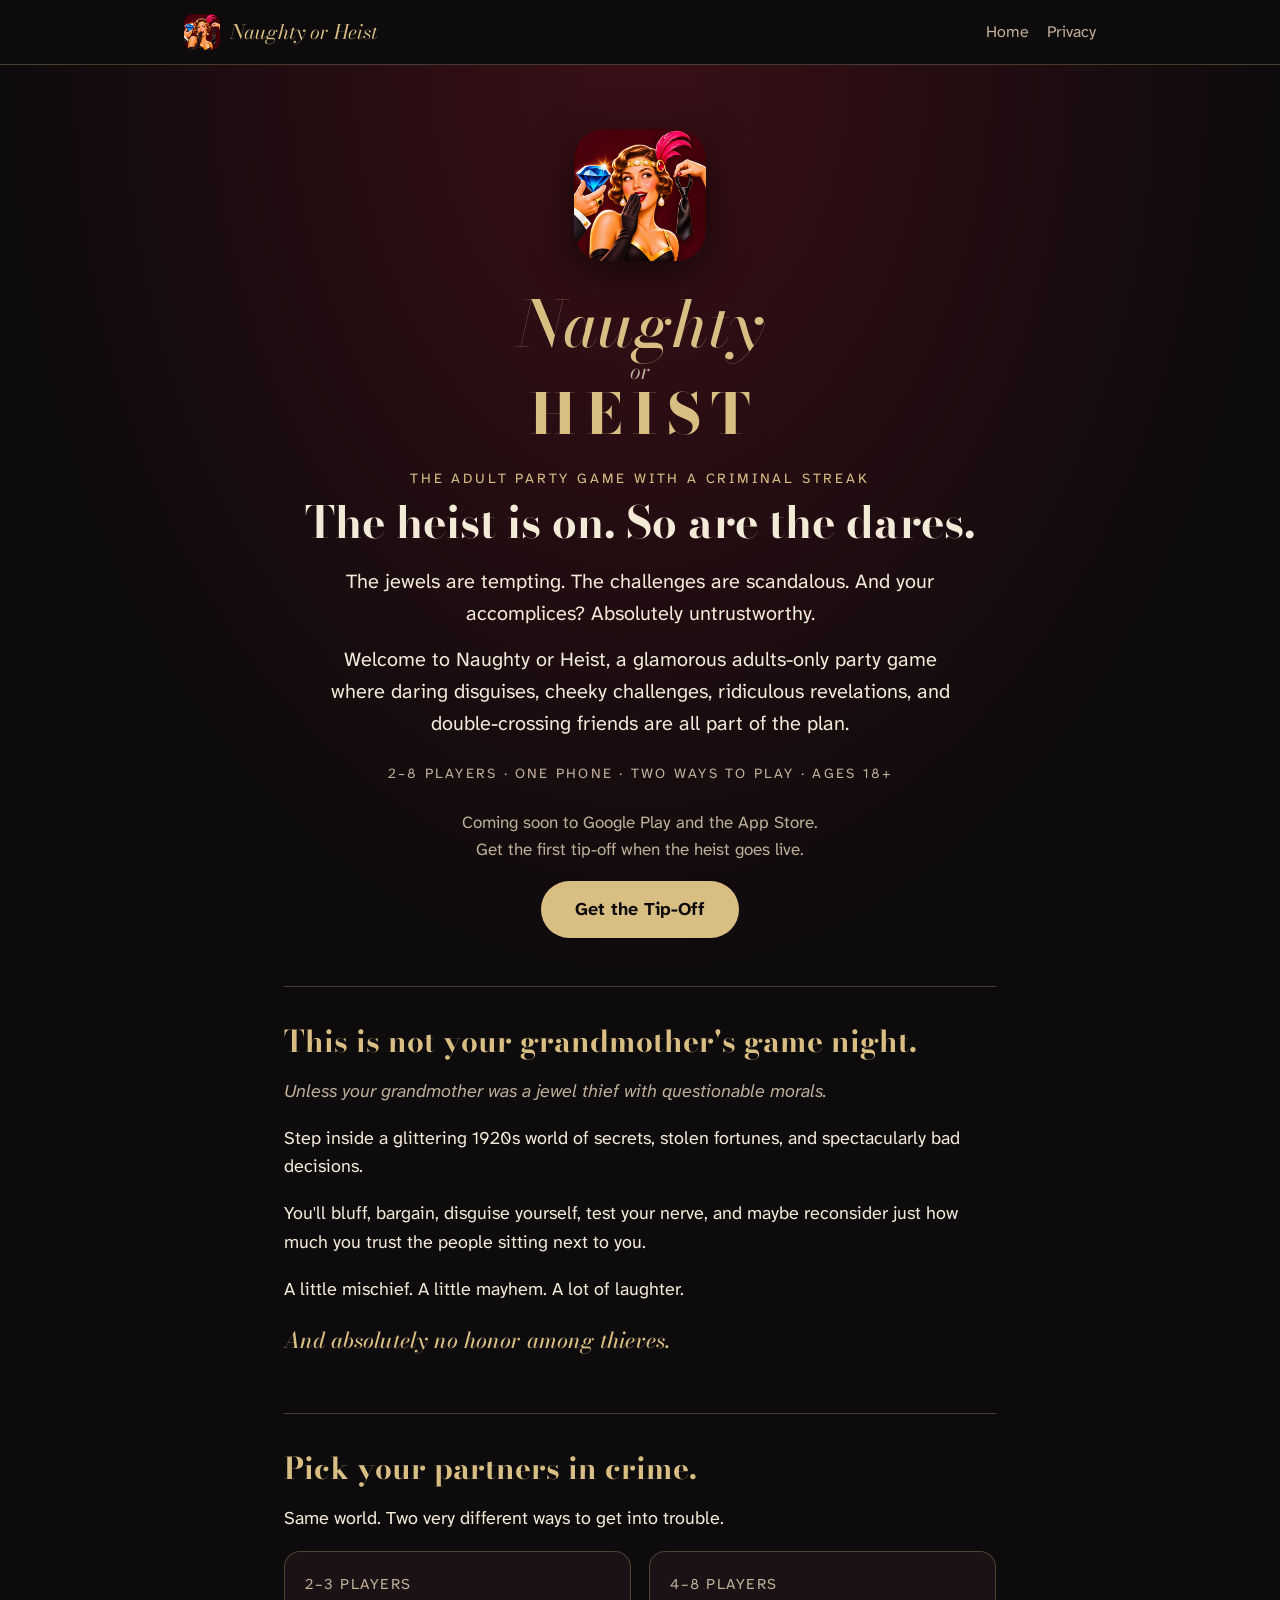
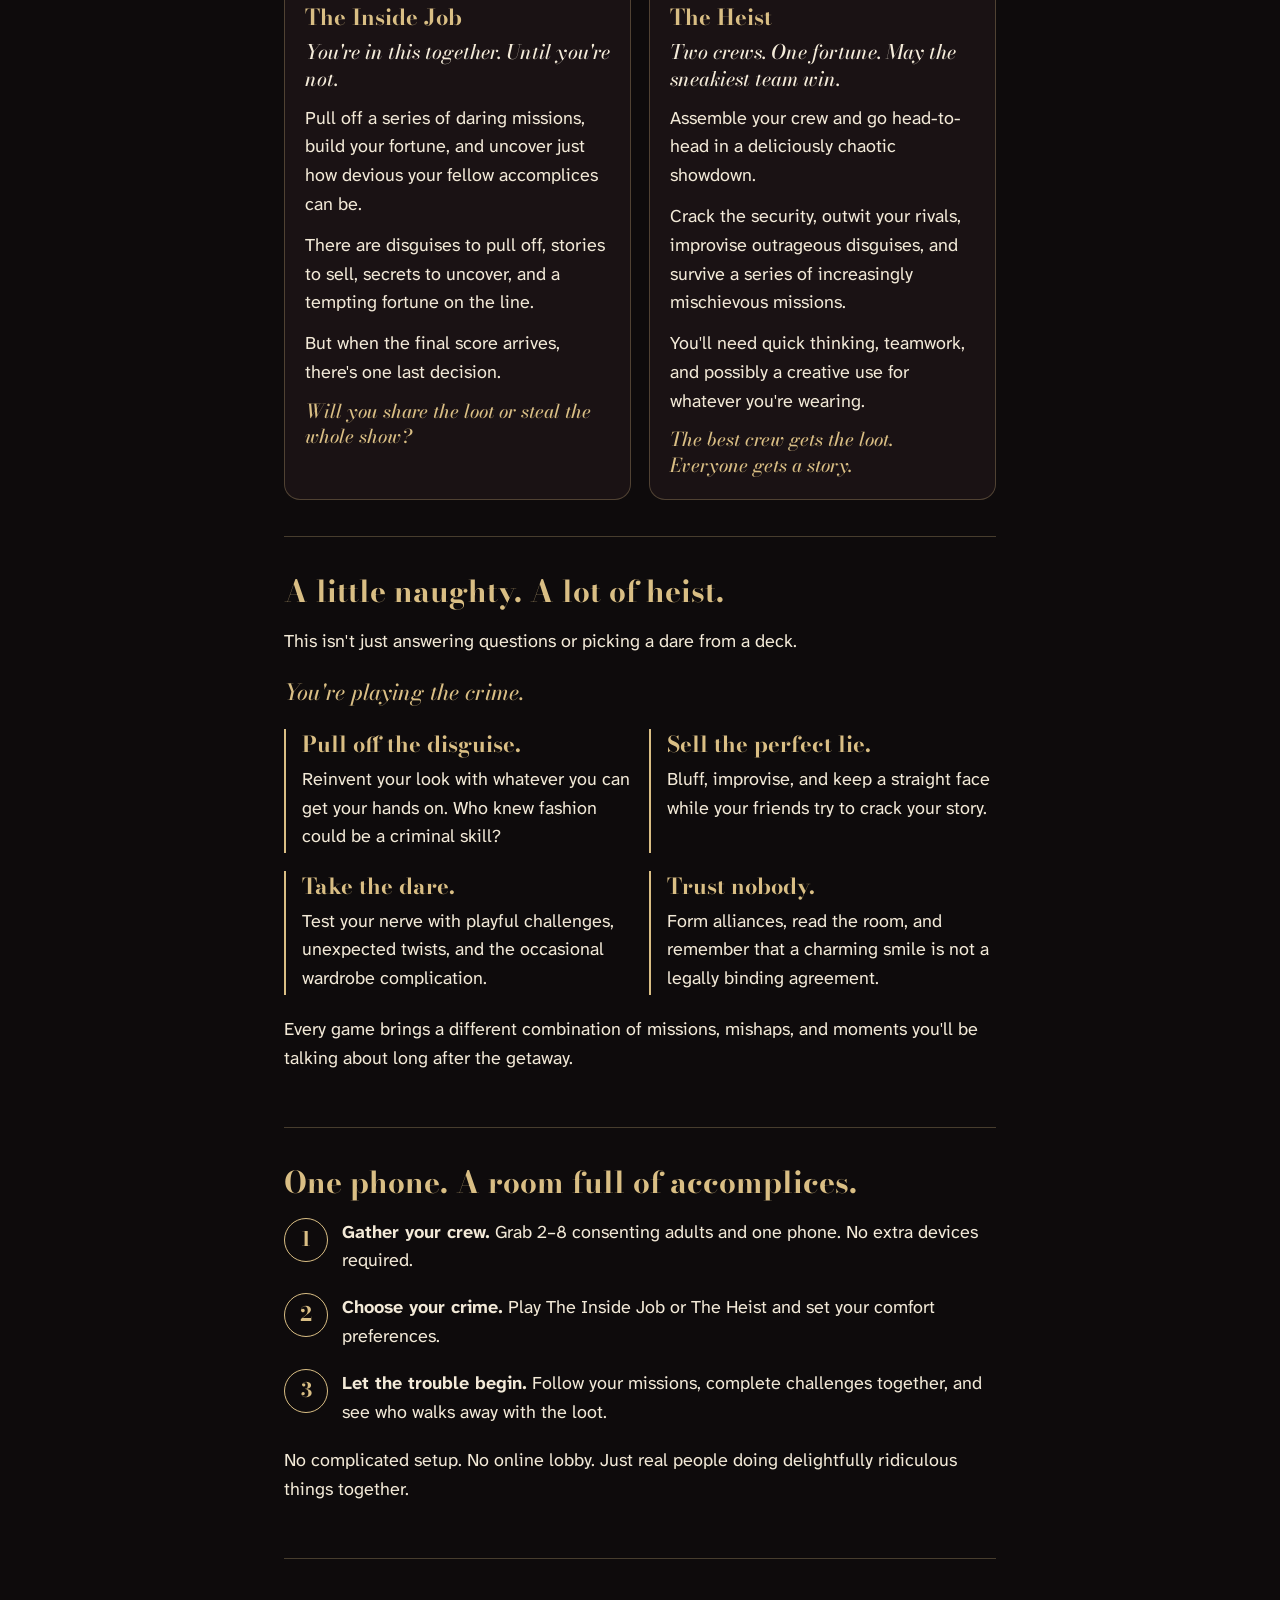
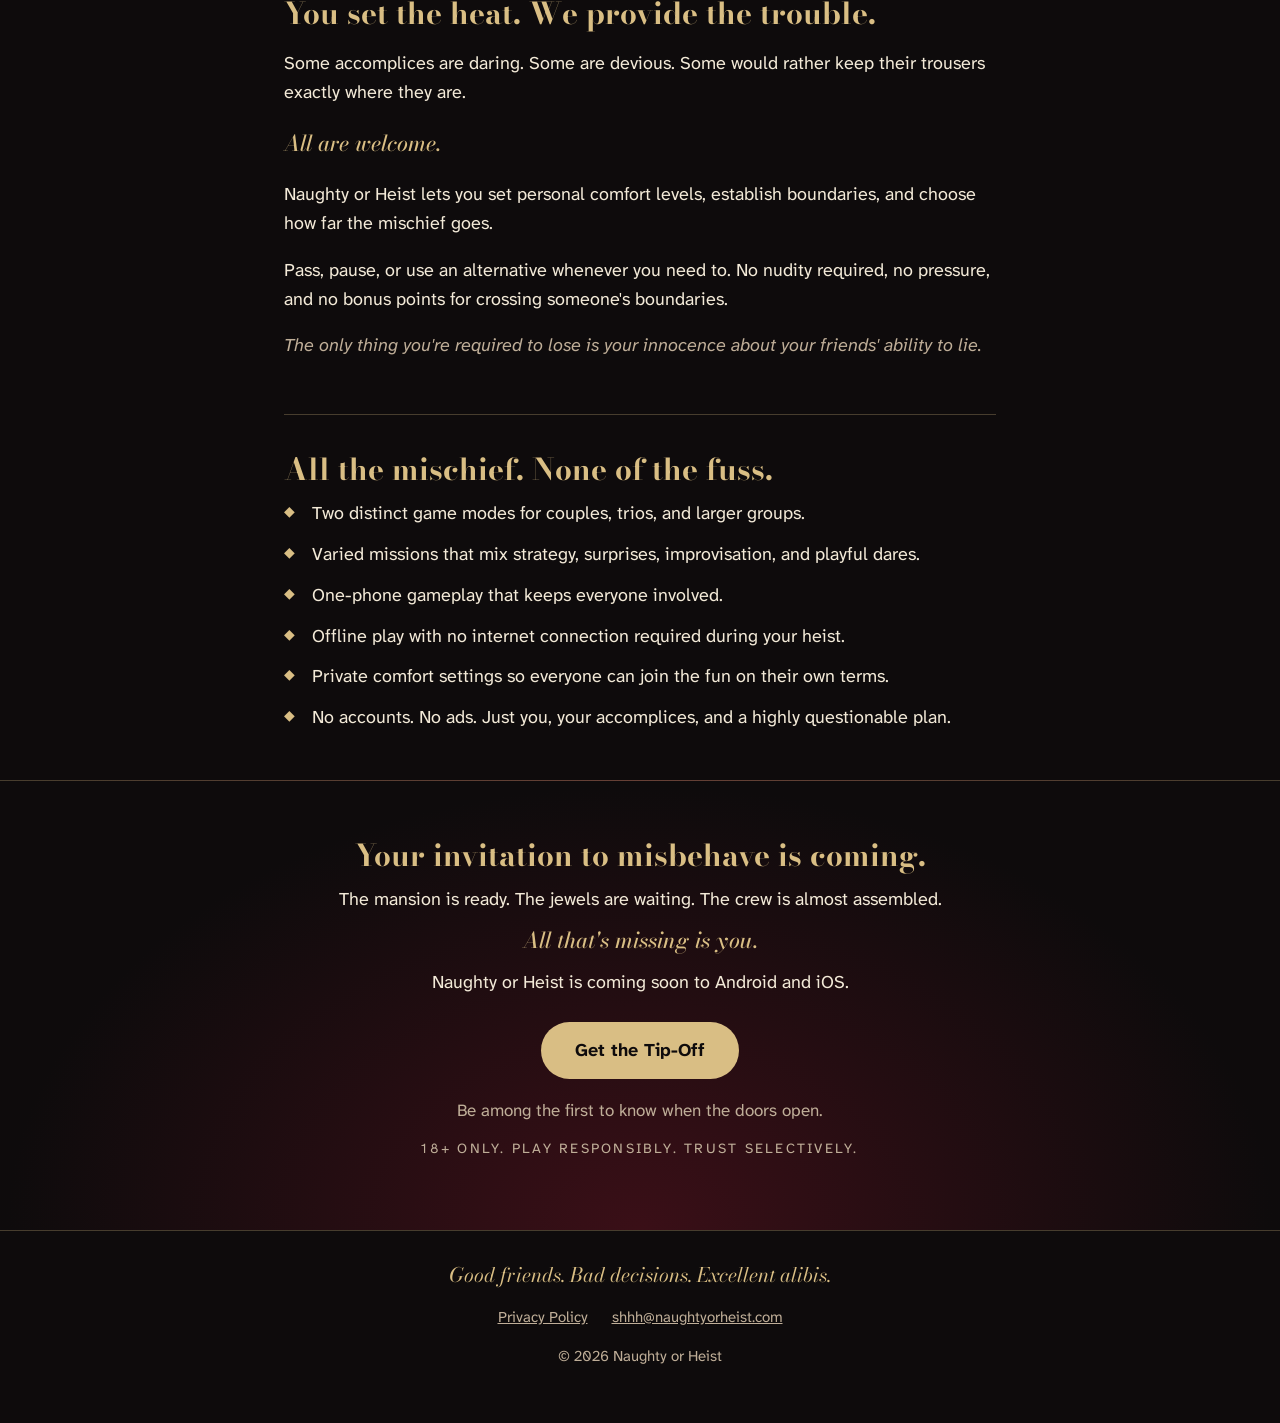
<file: index.html>
<!DOCTYPE html>
<html lang="en">
<head>
<meta charset="UTF-8">
<title>Naughty or Heist: The Adult Party Game with a Criminal Streak</title>
<meta name="viewport" content="width=device-width, initial-scale=1">
<meta name="description" content="The jewels are tempting. The challenges are scandalous. And your accomplices? Absolutely untrustworthy. A glamorous adults-only party game for 2 to 8 players on one phone.">
<link rel="icon" href="favicon.png">
<link rel="preconnect" href="https://fonts.googleapis.com">
<link rel="preconnect" href="https://fonts.gstatic.com" crossorigin>
<link href="https://fonts.googleapis.com/css2?family=Atkinson+Hyperlegible+Next:wght@400;700&family=Bodoni+Moda:ital,wght@0,700;0,800;1,500&display=swap" rel="stylesheet">
<link rel="stylesheet" href="style.css">
</head>
<body>

<nav class="nav">
  <div class="nav-inner">
    <a class="brand" href="index.html"><img src="icon.png" alt=""><span>Naughty or Heist</span></a>
    <div class="nav-links">
      <a href="index.html">Home</a>
      <a href="privacy.html">Privacy</a>
    </div>
  </div>
</nav>

<header class="hero">
  <img class="icon" src="icon.png" alt="Naughty or Heist app icon">
  <div class="wordmark" role="img" aria-label="Naughty or Heist">
    <span class="naughty">Naughty</span><span class="or">or</span><span class="heist">HEIST</span>
  </div>
  <p class="eyebrow">The adult party game with a criminal streak</p>
  <h1 class="headline">The heist is on. So are the dares.</h1>
  <p class="lede">The jewels are tempting. The challenges are scandalous. And your accomplices? Absolutely untrustworthy.</p>
  <p class="lede">Welcome to Naughty or Heist, a glamorous adults-only party game where daring disguises, cheeky challenges, ridiculous revelations, and double-crossing friends are all part of the plan.</p>
  <p class="meta">2–8 players · One phone · Two ways to play · Ages 18+</p>
  <p class="soon-line">Coming soon to Google Play and the App Store.<br>Get the first tip-off when the heist goes live.</p>
  <a class="cta" href="mailto:shhh@naughtyorheist.com?subject=Tip%20me%20off">Get the Tip-Off</a>
</header>

<main class="wrap">
  <section class="intro">
    <h2>This is not your grandmother's game night.</h2>
    <p class="aside">Unless your grandmother was a jewel thief with questionable morals.</p>
    <p>Step inside a glittering 1920s world of secrets, stolen fortunes, and spectacularly bad decisions.</p>
    <p>You'll bluff, bargain, disguise yourself, test your nerve, and maybe reconsider just how much you trust the people sitting next to you.</p>
    <p>A little mischief. A little mayhem. A lot of laughter.</p>
    <p class="kicker">And absolutely no honor among thieves.</p>
  </section>

  <section>
    <h2>Pick your partners in crime.</h2>
    <p>Same world. Two very different ways to get into trouble.</p>
    <div class="modes">
      <div class="mode">
        <div class="players">2–3 players</div>
        <h3>The Inside Job</h3>
        <p class="hook">You're in this together. Until you're not.</p>
        <p>Pull off a series of daring missions, build your fortune, and uncover just how devious your fellow accomplices can be.</p>
        <p>There are disguises to pull off, stories to sell, secrets to uncover, and a tempting fortune on the line.</p>
        <p>But when the final score arrives, there's one last decision.</p>
        <p class="kicker">Will you share the loot or steal the whole show?</p>
      </div>
      <div class="mode">
        <div class="players">4–8 players</div>
        <h3>The Heist</h3>
        <p class="hook">Two crews. One fortune. May the sneakiest team win.</p>
        <p>Assemble your crew and go head-to-head in a deliciously chaotic showdown.</p>
        <p>Crack the security, outwit your rivals, improvise outrageous disguises, and survive a series of increasingly mischievous missions.</p>
        <p>You'll need quick thinking, teamwork, and possibly a creative use for whatever you're wearing.</p>
        <p class="kicker">The best crew gets the loot. Everyone gets a story.</p>
      </div>
    </div>
  </section>

  <section>
    <h2>A little naughty. A lot of heist.</h2>
    <p>This isn't just answering questions or picking a dare from a deck.</p>
    <p class="kicker">You're playing the crime.</p>
    <div class="crimes">
      <div class="crime">
        <h3>Pull off the disguise.</h3>
        <p>Reinvent your look with whatever you can get your hands on. Who knew fashion could be a criminal skill?</p>
      </div>
      <div class="crime">
        <h3>Sell the perfect lie.</h3>
        <p>Bluff, improvise, and keep a straight face while your friends try to crack your story.</p>
      </div>
      <div class="crime">
        <h3>Take the dare.</h3>
        <p>Test your nerve with playful challenges, unexpected twists, and the occasional wardrobe complication.</p>
      </div>
      <div class="crime">
        <h3>Trust nobody.</h3>
        <p>Form alliances, read the room, and remember that a charming smile is not a legally binding agreement.</p>
      </div>
    </div>
    <p>Every game brings a different combination of missions, mishaps, and moments you'll be talking about long after the getaway.</p>
  </section>

  <section>
    <h2>One phone. A room full of accomplices.</h2>
    <ol class="steps">
      <li><strong>Gather your crew.</strong> Grab 2–8 consenting adults and one phone. No extra devices required.</li>
      <li><strong>Choose your crime.</strong> Play The Inside Job or The Heist and set your comfort preferences.</li>
      <li><strong>Let the trouble begin.</strong> Follow your missions, complete challenges together, and see who walks away with the loot.</li>
    </ol>
    <p>No complicated setup. No online lobby. Just real people doing delightfully ridiculous things together.</p>
  </section>

  <section>
    <h2>You set the heat. We provide the trouble.</h2>
    <p>Some accomplices are daring. Some are devious. Some would rather keep their trousers exactly where they are.</p>
    <p class="kicker">All are welcome.</p>
    <p>Naughty or Heist lets you set personal comfort levels, establish boundaries, and choose how far the mischief goes.</p>
    <p>Pass, pause, or use an alternative whenever you need to. No nudity required, no pressure, and no bonus points for crossing someone's boundaries.</p>
    <p class="aside">The only thing you're required to lose is your innocence about your friends' ability to lie.</p>
  </section>

  <section>
    <h2>All the mischief. None of the fuss.</h2>
    <ul class="features">
      <li>Two distinct game modes for couples, trios, and larger groups.</li>
      <li>Varied missions that mix strategy, surprises, improvisation, and playful dares.</li>
      <li>One-phone gameplay that keeps everyone involved.</li>
      <li>Offline play with no internet connection required during your heist.</li>
      <li>Private comfort settings so everyone can join the fun on their own terms.</li>
      <li>No accounts. No ads. Just you, your accomplices, and a highly questionable plan.</li>
    </ul>
  </section>
</main>

<section class="final">
  <h2>Your invitation to misbehave is coming.</h2>
  <p>The mansion is ready. The jewels are waiting. The crew is almost assembled.</p>
  <p class="kicker">All that's missing is you.</p>
  <p>Naughty or Heist is coming soon to Android and iOS.</p>
  <a class="cta" href="mailto:shhh@naughtyorheist.com?subject=Tip%20me%20off">Get the Tip-Off</a>
  <p class="soon-line">Be among the first to know when the doors open.</p>
  <p class="meta">18+ only. Play responsibly. Trust selectively.</p>
</section>

<footer>
  <p class="foot-tag">Good friends. Bad decisions. Excellent alibis.</p>
  <a href="privacy.html">Privacy Policy</a>
  <a href="mailto:shhh@naughtyorheist.com">shhh@naughtyorheist.com</a>
  <p>© 2026 Naughty or Heist</p>
</footer>

</body>
</html>
</file>
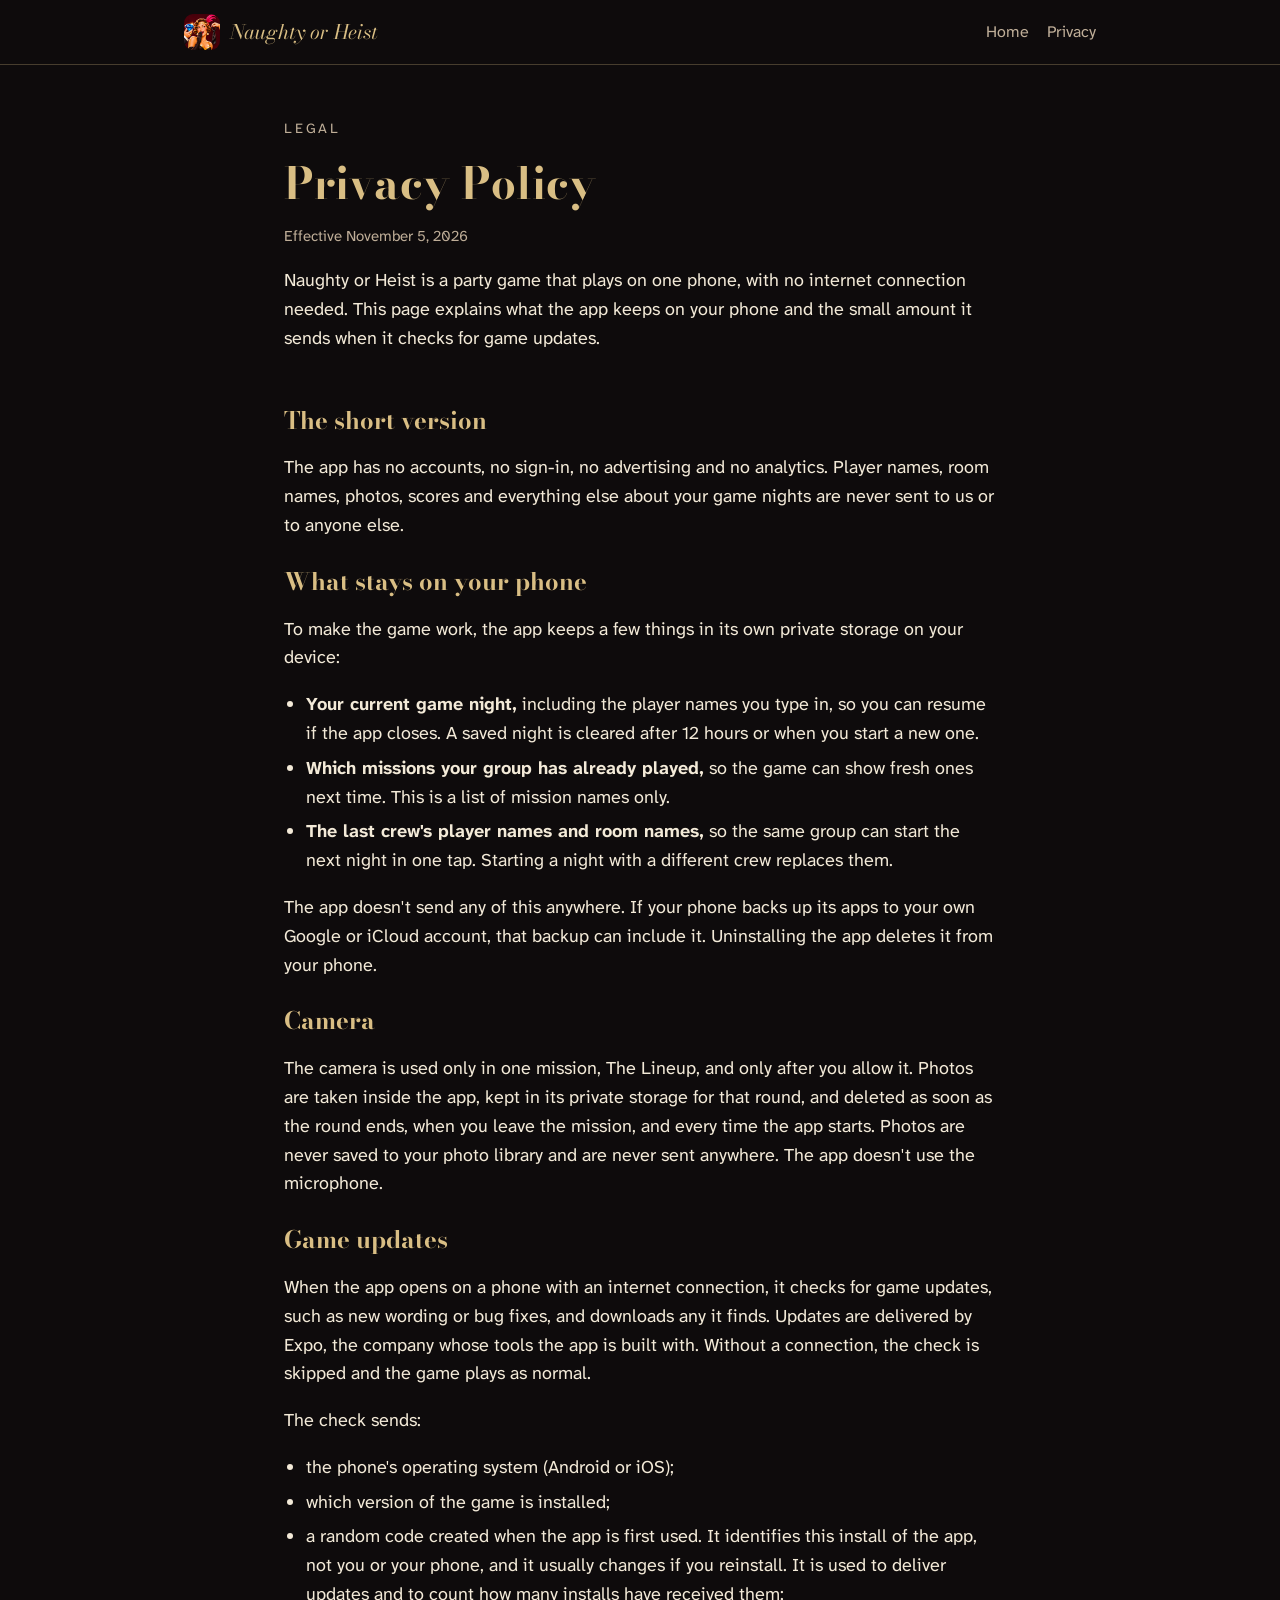
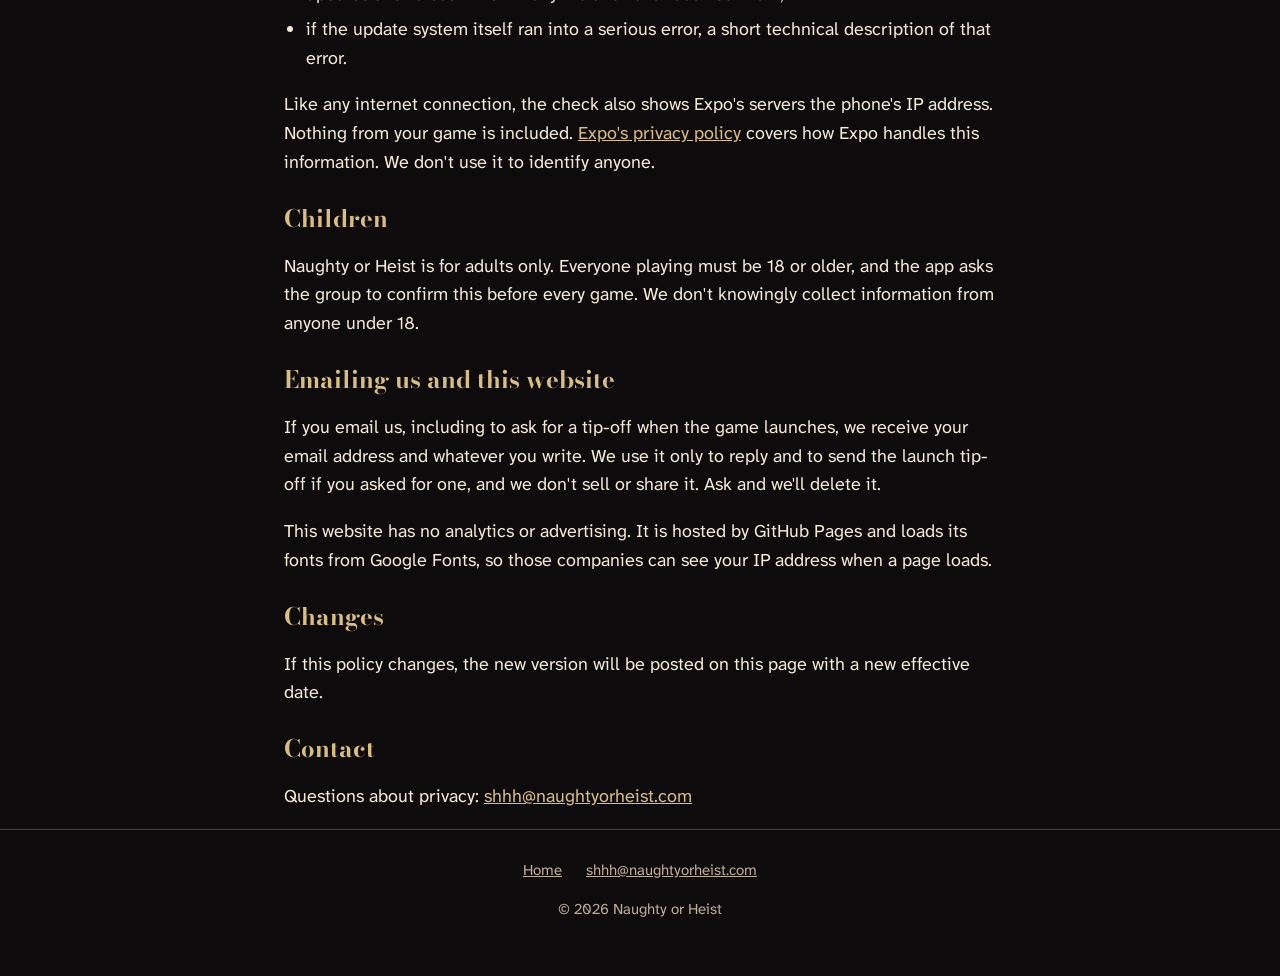
<file: privacy.html>
<!DOCTYPE html>
<html lang="en">
<head>
<meta charset="UTF-8">
<title>Privacy Policy: Naughty or Heist</title>
<meta name="viewport" content="width=device-width, initial-scale=1">
<link rel="icon" href="favicon.png">
<link rel="preconnect" href="https://fonts.googleapis.com">
<link rel="preconnect" href="https://fonts.gstatic.com" crossorigin>
<link href="https://fonts.googleapis.com/css2?family=Atkinson+Hyperlegible+Next:wght@400;700&family=Bodoni+Moda:ital,wght@0,700;0,800;1,500&display=swap" rel="stylesheet">
<link rel="stylesheet" href="style.css">
</head>
<body>

<nav class="nav">
  <div class="nav-inner">
    <a class="brand" href="index.html"><img src="icon.png" alt=""><span>Naughty or Heist</span></a>
    <div class="nav-links">
      <a href="index.html">Home</a>
      <a href="privacy.html">Privacy</a>
    </div>
  </div>
</nav>

<main class="wrap">
  <div class="doc-header">
    <span class="eyebrow">Legal</span>
    <h1>Privacy Policy</h1>
    <p class="updated">Effective November 5, 2026</p>
    <p>Naughty or Heist is a party game that plays on one phone, with no internet connection needed. This page explains what the app keeps on your phone and the small amount it sends when it checks for game updates.</p>
  </div>

  <div class="doc-body">
    <h2>The short version</h2>
    <p>The app has no accounts, no sign-in, no advertising and no analytics. Player names, room names, photos, scores and everything else about your game nights are never sent to us or to anyone else.</p>

    <h2>What stays on your phone</h2>
    <p>To make the game work, the app keeps a few things in its own private storage on your device:</p>
    <ul>
      <li><strong>Your current game night,</strong> including the player names you type in, so you can resume if the app closes. A saved night is cleared after 12 hours or when you start a new one.</li>
      <li><strong>Which missions your group has already played,</strong> so the game can show fresh ones next time. This is a list of mission names only.</li>
      <li><strong>The last crew's player names and room names,</strong> so the same group can start the next night in one tap. Starting a night with a different crew replaces them.</li>
    </ul>
    <p>The app doesn't send any of this anywhere. If your phone backs up its apps to your own Google or iCloud account, that backup can include it. Uninstalling the app deletes it from your phone.</p>

    <h2>Camera</h2>
    <p>The camera is used only in one mission, The Lineup, and only after you allow it. Photos are taken inside the app, kept in its private storage for that round, and deleted as soon as the round ends, when you leave the mission, and every time the app starts. Photos are never saved to your photo library and are never sent anywhere. The app doesn't use the microphone.</p>

    <h2>Game updates</h2>
    <p>When the app opens on a phone with an internet connection, it checks for game updates, such as new wording or bug fixes, and downloads any it finds. Updates are delivered by Expo, the company whose tools the app is built with. Without a connection, the check is skipped and the game plays as normal.</p>
    <p>The check sends:</p>
    <ul>
      <li>the phone's operating system (Android or iOS);</li>
      <li>which version of the game is installed;</li>
      <li>a random code created when the app is first used. It identifies this install of the app, not you or your phone, and it usually changes if you reinstall. It is used to deliver updates and to count how many installs have received them;</li>
      <li>if the update system itself ran into a serious error, a short technical description of that error.</li>
    </ul>
    <p>Like any internet connection, the check also shows Expo's servers the phone's IP address. Nothing from your game is included. <a href="https://expo.dev/privacy">Expo's privacy policy</a> covers how Expo handles this information. We don't use it to identify anyone.</p>

    <h2>Children</h2>
    <p>Naughty or Heist is for adults only. Everyone playing must be 18 or older, and the app asks the group to confirm this before every game. We don't knowingly collect information from anyone under 18.</p>

    <h2>Emailing us and this website</h2>
    <p>If you email us, including to ask for a tip-off when the game launches, we receive your email address and whatever you write. We use it only to reply and to send the launch tip-off if you asked for one, and we don't sell or share it. Ask and we'll delete it.</p>
    <p>This website has no analytics or advertising. It is hosted by GitHub Pages and loads its fonts from Google Fonts, so those companies can see your IP address when a page loads.</p>

    <h2>Changes</h2>
    <p>If this policy changes, the new version will be posted on this page with a new effective date.</p>

    <h2>Contact</h2>
    <p>Questions about privacy: <a href="mailto:shhh@naughtyorheist.com">shhh@naughtyorheist.com</a></p>
  </div>
</main>

<footer>
  <a href="index.html">Home</a>
  <a href="mailto:shhh@naughtyorheist.com">shhh@naughtyorheist.com</a>
  <p>© 2026 Naughty or Heist</p>
</footer>

</body>
</html>
</file>
<file: style.css>
:root {
  --base: #0e0b0c;
  --panel: #1a1214;
  --burgundy: #3a0f17;
  --gold: #d9be84;
  --ivory: #f3ead8;
  --muted: #bfae98;
  --line: rgba(217, 190, 132, 0.28);
}

* { box-sizing: border-box; }

html, body {
  margin: 0;
  background: var(--base);
  color: var(--ivory);
  font-family: "Atkinson Hyperlegible Next", "Atkinson Hyperlegible", system-ui, sans-serif;
  font-size: 18px;
  line-height: 1.6;
}

a { color: var(--gold); }

.wrap { max-width: 760px; overflow-wrap: break-word; margin: 0 auto; padding: 0 24px; }

.nav { border-bottom: 1px solid var(--line); }
.nav-inner {
  max-width: 960px; margin: 0 auto; padding: 14px 24px;
  display: flex; align-items: center; justify-content: space-between; gap: 8px 16px; flex-wrap: wrap;
}
.brand {
  display: flex; align-items: center; gap: 10px; text-decoration: none;
  font-family: "Bodoni Moda", Georgia, serif; font-style: italic; font-size: 20px; color: var(--gold);
  white-space: nowrap;
}
.brand img { width: 36px; height: 36px; border-radius: 9px; }
.nav-links { display: flex; gap: 18px; font-size: 16px; }
.nav-links a { text-decoration: none; color: var(--muted); }
.nav-links a:hover { color: var(--gold); }

.hero {
  text-align: center; padding: 64px 24px 48px;
  background: radial-gradient(ellipse at top, var(--burgundy) 0%, var(--base) 70%);
}
.hero img.icon { width: 132px; height: 132px; border-radius: 30px; box-shadow: 0 10px 40px rgba(0,0,0,0.6); }
.wordmark { margin: 22px 0 6px; color: var(--gold); line-height: 1; }
.wordmark .naughty { display: block; font-family: "Bodoni Moda", Georgia, serif; font-style: italic; font-weight: 500; font-size: 64px; }
.wordmark .or { display: block; font-family: "Bodoni Moda", Georgia, serif; font-style: italic; font-size: 22px; color: var(--muted); margin: 4px 0; }
.wordmark .heist { display: block; font-family: "Bodoni Moda", Georgia, serif; font-weight: 800; font-size: 56px; letter-spacing: 0.18em; padding-left: 0.18em; }
.hero .eyebrow { margin: 26px 0 8px; color: var(--gold); line-height: 1.5; }
.headline {
  font-family: "Bodoni Moda", Georgia, serif; font-weight: 700; color: var(--ivory);
  font-size: 44px; line-height: 1.15; margin: 0 auto 18px; max-width: 720px;
}
.lede { font-size: 20px; margin: 0 auto 14px; max-width: 620px; }
.meta { font-size: 14px; line-height: 1.8; letter-spacing: 0.16em; color: var(--muted); text-transform: uppercase; margin: 22px 0; }
.soon-line { color: var(--muted); font-size: 17px; margin: 18px 0; }
.cta {
  display: inline-block; padding: 14px 34px; border-radius: 999px; background: var(--gold); color: var(--base);
  font-weight: 700; font-size: 18px; text-decoration: none;
}
.cta:hover { background: var(--ivory); }

section { padding: 36px 0; border-top: 1px solid var(--line); }
h2 { font-family: "Bodoni Moda", Georgia, serif; color: var(--gold); font-weight: 700; font-size: 30px; line-height: 1.2; margin: 0 0 12px; }
h3 { font-family: "Bodoni Moda", Georgia, serif; color: var(--gold); font-weight: 700; font-size: 22px; line-height: 1.25; margin: 0 0 6px; }

.modes { display: grid; grid-template-columns: 1fr 1fr; gap: 18px; }
.mode { background: var(--panel); border: 1px solid var(--line); border-radius: 16px; padding: 20px; }
.mode .players { color: var(--muted); font-size: 15px; letter-spacing: 0.1em; text-transform: uppercase; margin-bottom: 8px; }
.mode p { margin: 0 0 12px; }
.mode p:last-child { margin-bottom: 0; }

.hook { font-family: "Bodoni Moda", Georgia, serif; font-style: italic; font-weight: 500; font-size: 20px; line-height: 1.35; color: var(--ivory); }
.kicker { font-family: "Bodoni Moda", Georgia, serif; font-style: italic; font-weight: 500; font-size: 22px; line-height: 1.35; color: var(--gold); }
.mode .kicker { font-size: 19px; }
.aside { font-style: italic; color: var(--muted); }

.crimes { display: grid; grid-template-columns: 1fr 1fr; gap: 18px; margin: 20px 0; }
.crime { border-left: 2px solid var(--gold); padding: 2px 0 2px 16px; }
.crime p { margin: 0; }

.steps { list-style: none; counter-reset: step; padding: 0; margin: 16px 0 20px; }
.steps li { counter-increment: step; position: relative; padding-left: 58px; margin: 18px 0; min-height: 42px; }
.steps li::before {
  content: counter(step); position: absolute; left: 0; top: 0; width: 42px; height: 42px; border-radius: 50%;
  border: 1px solid var(--gold); color: var(--gold); text-align: center; line-height: 40px;
  font-family: "Bodoni Moda", Georgia, serif; font-weight: 700; font-size: 20px;
}

.features { list-style: none; padding: 0; margin: 0; }
.features li { position: relative; padding-left: 28px; margin: 12px 0; }
.features li::before { content: "◆"; position: absolute; left: 0; top: 1px; color: var(--gold); font-size: 14px; }

.final {
  text-align: center; padding: 56px 24px; border-top: 1px solid var(--line);
  background: radial-gradient(ellipse at bottom, var(--burgundy) 0%, var(--base) 70%);
}
.final p { margin: 0 auto 12px; max-width: 620px; }
.final .cta { margin-top: 14px; }
.final .soon-line { margin-top: 18px; }
.foot-tag { font-family: "Bodoni Moda", Georgia, serif; font-style: italic; font-size: 20px; color: var(--gold); margin: 0 0 14px; }

@media (max-width: 640px) {
  .modes { grid-template-columns: 1fr; }
  .crimes { grid-template-columns: 1fr; }
  .headline { font-size: 34px; }
  .lede { font-size: 18px; }
  .wordmark .naughty { font-size: 52px; }
  .wordmark .heist { font-size: 44px; }
}

ul { padding-left: 22px; }
li { margin: 6px 0; }

.doc-header { padding: 48px 0 8px; }
.eyebrow { color: var(--muted); font-size: 14px; letter-spacing: 0.2em; text-transform: uppercase; }
.doc-header h1 { font-family: "Bodoni Moda", Georgia, serif; color: var(--gold); font-size: 44px; margin: 6px 0; }
.updated { color: var(--muted); font-size: 15px; margin: 0 0 16px; }
.doc-body h2 { font-size: 24px; margin-top: 28px; }

footer { border-top: 1px solid var(--line); padding: 28px 24px 40px; text-align: center; color: var(--muted); font-size: 15px; }
footer a { color: var(--muted); margin: 0 10px; }
</file>
